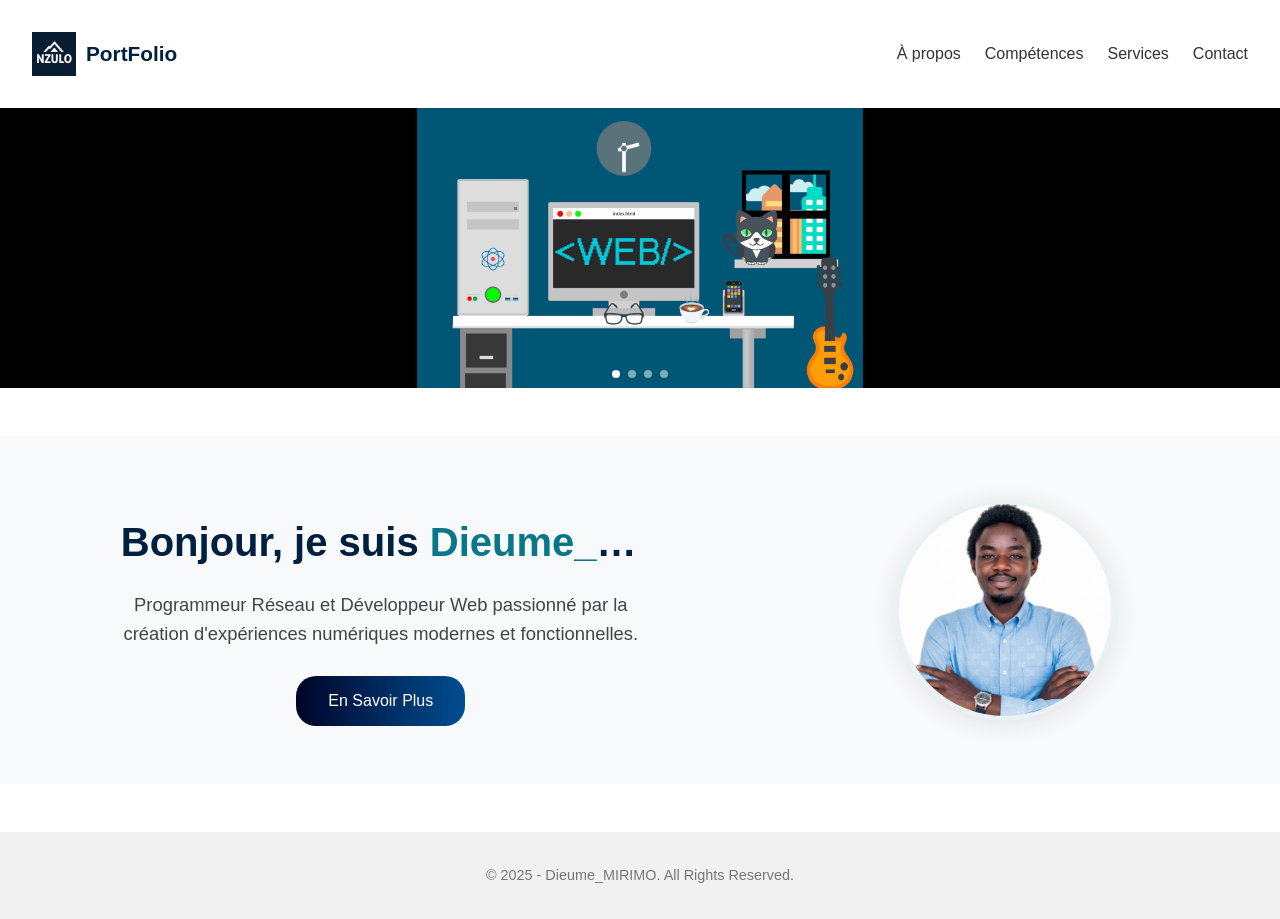
<file: index.html>
<!DOCTYPE html>
<html lang="fr">

<head>
    <meta charset="UTF-8" />
    <meta name="viewport" content="width=device-width, initial-scale=1.0, maximum-scale=5.0" />
    <meta http-equiv="X-UA-Compatible" content="IE=edge" />
    <meta name="description" content="Dieume MIRIMO - Programmeur Réseau et Développeur Web" />
    <meta name="author" content="Dieume MIRIMO" />
    <meta name="robots" content="index, follow" />
    <title>Dieume_MIRIMO</title>
    <link rel="stylesheet" href="style.css" />
    <link rel="icon" href="logo.png" type="image/png" sizes="32x32" />
    <link rel="shortcut icon" href="logo.png" type="image/png" />
    <link rel="apple-touch-icon" href="logo.png" />
    
    <!-- Préchargement des ressources critiques -->
    <link rel="preload" href="logo.png" as="image" />
    <link rel="preload" href="Dieume.jpg" as="image" />
</head>

<body>

    <!-- HEADER -->
    <header>
        <div class="logo">
            <img src="logo.png" alt="Logo" />
            <span>PortFolio</span>
        </div>
        <nav>
            <button id="hamburger" aria-label="Ouvrir le menu" style="display:none">
                <span style="font-size:2rem;line-height:1">&#9776;</span>
            </button>
            <ul id="nav-list">
                <!-- Les onglets seront générés dynamiquement par script.js -->
            </ul>
        </nav>
    </header>

    <!-- HERO SECTION -->
    <section class="hero">
        <div class="hero-center">
            <div class="image-content">
                <img src="Dieume.jpg" alt="Photo de Dieume" id="profile-photo" class="clickable-photo" />
            </div>
            <div class="text-content">
                <h1>Bonjour, je suis <span>Dieume_MIRIMO</span></h1>
                <p>Programmeur Réseau et Développeur Web passionné par la création d'expériences numériques modernes et
                    fonctionnelles.</p>
                <a href="#about" class="btn">En Savoir Plus</a>
            </div>
        </div>
    </section>

    <!-- ABOUT -->
    <section id="about" class="about">
        <h2>À propos de moi</h2>
        <p>
            Je suis un professionnel passionné spécialisé dans le domaine des technologies de l'information, avec une
            expertise approfondie en programmation réseau, maintenance réseau, cybersécurité et développement web. Fort
            d’une expérience significative dans ces domaines, je m’engage à fournir des solutions innovantes, sécurisées
            et performantes pour répondre aux besoins des entreprises et des organisations.<br>
            Je suis un professionnel passionné spécialisé dans le domaine des technologies de l'information, avec une
            expertise approfondie en programmation réseau, maintenance réseau, cybersécurité et développement web. Fort
            d’une expérience significative dans ces domaines, je m’engage à fournir des solutions innovantes, sécurisées
            et performantes pour répondre aux besoins des entreprises et des organisations.<br>
            Je prends en charge la surveillance, la gestion et la maintenance des réseaux informatiques. Mon objectif
            est d’assurer une disponibilité maximale des systèmes, de prévenir les pannes et d’intervenir rapidement en
            cas de dysfonctionnements. Cela comprend la mise à jour des équipements, la résolution des problèmes de
            connectivité, la sauvegarde des configurations et la gestion des incidents pour maintenir un environnement
            réseau stable et sécurisé.<br>
            La sécurité des systèmes d’information étant une priorité, je réalise des audits de sécurité, identifie les
            vulnérabilités et mets en place des mesures de protection adaptées. Je déploie des pare-feu, des systèmes de
            détection d’intrusions, et forme les utilisateurs à adopter des bonnes pratiques en matière de sécurité. Je
            surveille en permanence les réseaux pour détecter et répondre rapidement aux tentatives d’attaque ou aux
            incidents de sécurité, afin de protéger les données sensibles et préserver la confiance de mes clients.<br>
            En complément de mes compétences en réseau et sécurité, je développe également des sites web et des
            applications en utilisant les dernières technologies web. Que ce soit pour la création de sites vitrine, de
            plateformes e-commerce ou d’applications sur mesure, je veille à offrir des interfaces intuitives,
            performantes et sécurisées, optimisées pour une expérience utilisateur optimale.<br>
            Je crois fermement que la clé du succès réside dans une approche holistique, alliant performance, sécurité
            et innovation. Je m’efforce de rester constamment à la pointe des évolutions technologiques pour proposer à
            mes clients des solutions adaptées, évolutives et résilientes face aux défis actuels du numérique.<br>
            Que vous ayez besoin d’installer ou de maintenir votre infrastructure réseau, de renforcer la sécurité de
            vos systèmes ou de développer votre présence en ligne, je suis votre partenaire de confiance. Mon objectif
            est de vous accompagner dans la transformation digitale en vous offrant des services personnalisés,
            efficaces et durables.<br>
        </p>
    </section>

    <!-- SKILLS -->
    <section id="skills" class="skills">
        <h2>Compétences</h2>
        <ul>
            <li>Programmation Réseau</li>
            <li>Maintenance Réseau</li>
            <li>Cyber sécurité</li>
            <li>HTML / CSS / JavaScript</li>
        </ul>
    </section>

    <!-- SERVICES -->
    <section id="services" class="services" style="display:none">
        <h2>Services</h2>
        <ul>
            <li><span class="service-icon">&#9881;</span> Conception, développement et mise en œuvre de solutions
                logicielles pour l’infrastructure réseau.</li>
            <li><span class="service-icon">&#9881;</span> Développement d’applications et d’outils pour optimiser la
                gestion et la performance des réseaux.</li>
            <li><span class="service-icon">&#9881;</span> Intégration de systèmes et automatisation des processus liés
                aux réseaux informatiques.</li>
            <li><span class="service-icon">&#9881;</span> Évaluation et audit de la sécurité des systèmes d’information.
            </li>
            <li><span class="service-icon">&#9881;</span> Mise en place de mesures de protection pour prévenir, détecter
                et répondre aux menaces cybernétiques.</li>
            <li><span class="service-icon">&#9881;</span> Formation et sensibilisation des utilisateurs à la sécurité
                informatique.</li>
            <li><span class="service-icon">&#9881;</span> Surveillance continue et gestion des incidents de sécurité.
            </li>
            <li><span class="service-icon">&#9881;</span> Création de sites web modernes</li>
            <li><span class="service-icon">&#9881;</span> Développement d'applications web sur mesure</li>
            <li><span class="service-icon">&#9881;</span> Conseil et accompagnement digital</li>
        </ul>
    </section>

    <!-- CONTACT -->
    <section id="contact" class="contact" style="display:none">
        <h2>Contact</h2>
        <p>Vous pouvez me contacter par mail à <a id="link-email"
                href="mailto:barakamirimo@gmail.com">barakamirimo@gmail.com</a>
            ou
            via
            mes réseaux sociaux.</p>
        <div class="social-links">
            <a class="social-link" id="link-whatsapp" href="https://wa.me/243847988507" target="_blank" rel="noopener">
                <span class="icon">
                    <img src="whatsapp.png" alt="Whatsapp" class="icon" />
                </span>
                Whatsapp
            </a>
            <a class="social-link" id="link-instagram" href="https://instagram.com/barakamirimonzulo" target="_blank" rel="noopener">
                <span class="icon">
                    <img src="instagram.png" alt="Instagram" class="icon" />
                </span>
                Instagram
            </a>
        </div>
    </section>

    <!-- FOOTER -->
    <footer>
        <p>© 2025 - Dieume_MIRIMO. All Rights Reserved.</p>
    </footer>

    <!-- MODAL POUR LA PHOTO -->
    <div id="photo-modal" class="modal">
        <div class="modal-content">
            <span class="close">&times;</span>
            <img src="Dieume.jpg" alt="Photo de Dieume en grand" id="modal-photo" />
        </div>
    </div>

    <script src="script.js"></script>
</body>

</html>
</file>
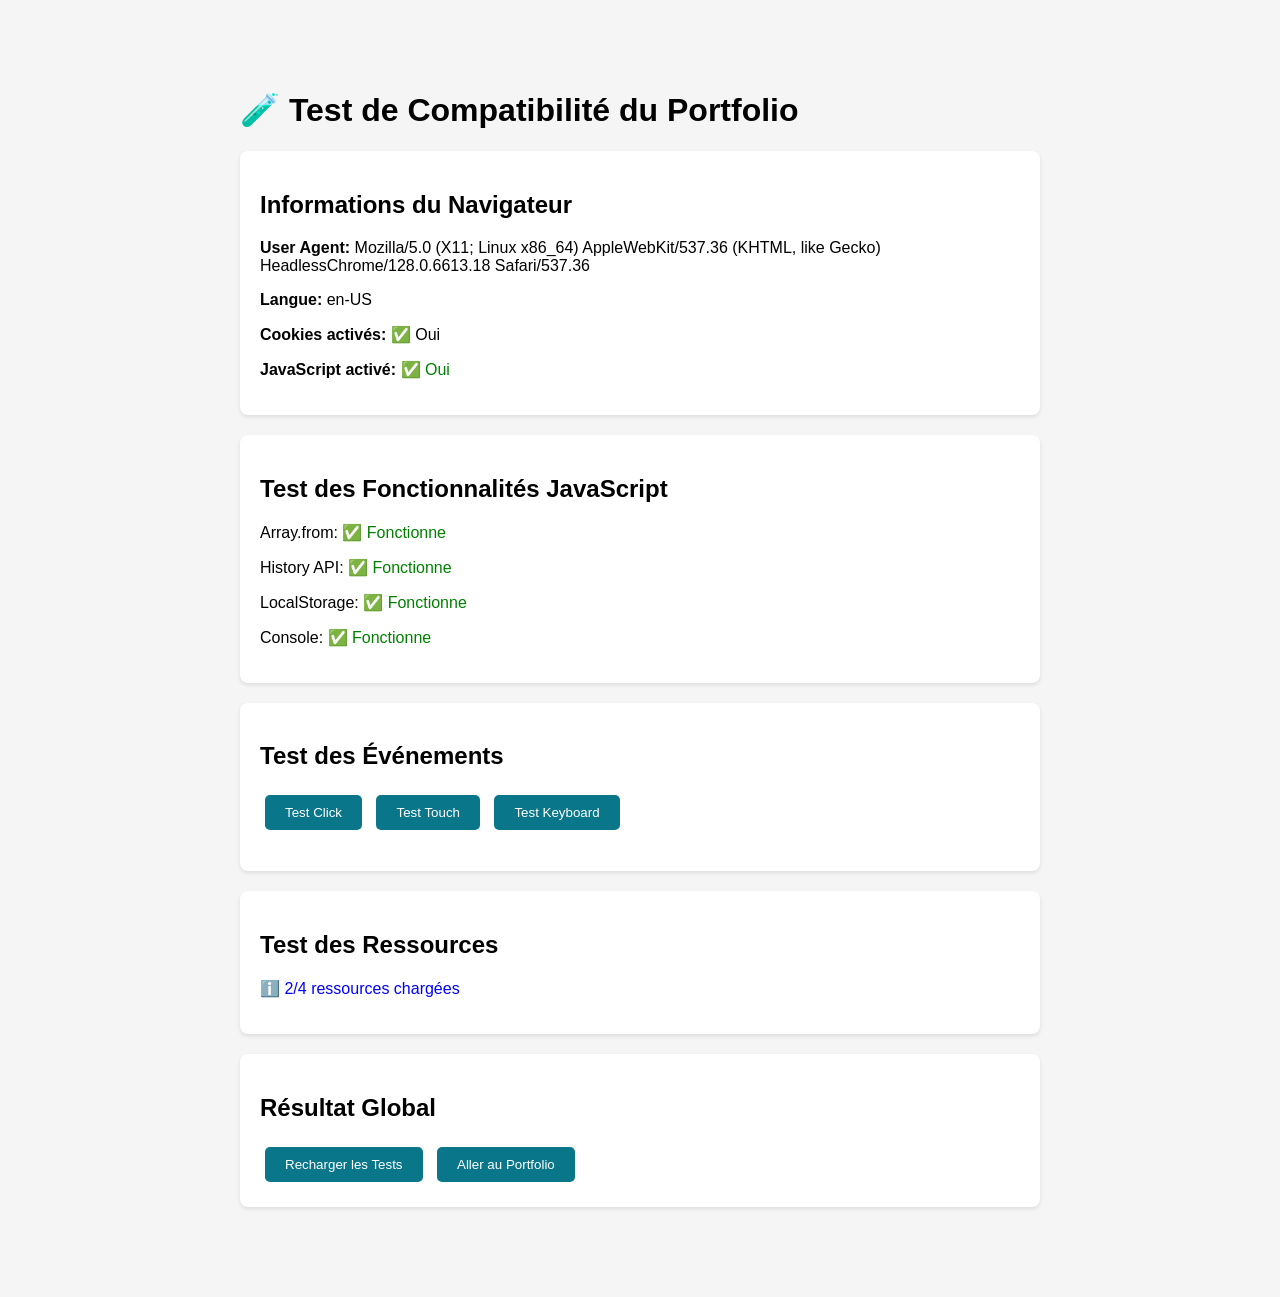
<file: test.html>
<!DOCTYPE html>
<html lang="fr">
<head>
    <meta charset="UTF-8">
    <meta name="viewport" content="width=device-width, initial-scale=1.0">
    <title>Test de Compatibilité - Portfolio</title>
    <style>
        body {
            font-family: Arial, sans-serif;
            max-width: 800px;
            margin: 50px auto;
            padding: 20px;
            background: #f5f5f5;
        }
        .test-section {
            background: white;
            padding: 20px;
            margin: 20px 0;
            border-radius: 8px;
            box-shadow: 0 2px 4px rgba(0,0,0,0.1);
        }
        .success { color: green; }
        .error { color: red; }
        .info { color: blue; }
        button {
            background: #0a7689;
            color: white;
            border: none;
            padding: 10px 20px;
            border-radius: 5px;
            cursor: pointer;
            margin: 5px;
        }
        button:hover {
            background: #004e92;
        }
    </style>
</head>
<body>
    <h1>🧪 Test de Compatibilité du Portfolio</h1>
    
    <div class="test-section">
        <h2>Informations du Navigateur</h2>
        <p><strong>User Agent:</strong> <span id="userAgent"></span></p>
        <p><strong>Langue:</strong> <span id="language"></span></p>
        <p><strong>Cookies activés:</strong> <span id="cookies"></span></p>
        <p><strong>JavaScript activé:</strong> <span class="success">✅ Oui</span></p>
    </div>

    <div class="test-section">
        <h2>Test des Fonctionnalités JavaScript</h2>
        <p id="testArray">Array.from: <span class="info">Test en cours...</span></p>
        <p id="testHistory">History API: <span class="info">Test en cours...</span></p>
        <p id="testLocalStorage">LocalStorage: <span class="info">Test en cours...</span></p>
        <p id="testConsole">Console: <span class="info">Test en cours...</span></p>
    </div>

    <div class="test-section">
        <h2>Test des Événements</h2>
        <button onclick="testClick()">Test Click</button>
        <button onclick="testTouch()">Test Touch</button>
        <button onclick="testKeyboard()">Test Keyboard</button>
        <p id="eventResult"></p>
    </div>

    <div class="test-section">
        <h2>Test des Ressources</h2>
        <p id="resourceTest"></p>
    </div>

    <div class="test-section">
        <h2>Résultat Global</h2>
        <p id="globalResult"></p>
        <button onclick="location.reload()">Recharger les Tests</button>
        <button onclick="window.location.href='index.html'">Aller au Portfolio</button>
    </div>

    <script>
        // Test des informations du navigateur
        document.getElementById('userAgent').textContent = navigator.userAgent;
        document.getElementById('language').textContent = navigator.language || navigator.userLanguage;
        document.getElementById('cookies').textContent = navigator.cookieEnabled ? '✅ Oui' : '❌ Non';

        // Test Array.from
        try {
            const testArray = Array.from('test');
            document.getElementById('testArray').innerHTML = 'Array.from: <span class="success">✅ Fonctionne</span>';
        } catch(e) {
            document.getElementById('testArray').innerHTML = 'Array.from: <span class="error">❌ Non supporté</span>';
        }

        // Test History API
        try {
            if (typeof history !== 'undefined' && history.pushState) {
                document.getElementById('testHistory').innerHTML = 'History API: <span class="success">✅ Fonctionne</span>';
            } else {
                document.getElementById('testHistory').innerHTML = 'History API: <span class="error">❌ Non supporté</span>';
            }
        } catch(e) {
            document.getElementById('testHistory').innerHTML = 'History API: <span class="error">❌ Erreur</span>';
        }

        // Test LocalStorage
        try {
            localStorage.setItem('test', 'ok');
            localStorage.removeItem('test');
            document.getElementById('testLocalStorage').innerHTML = 'LocalStorage: <span class="success">✅ Fonctionne</span>';
        } catch(e) {
            document.getElementById('testLocalStorage').innerHTML = 'LocalStorage: <span class="error">❌ Non supporté</span>';
        }

        // Test Console
        try {
            console.log('Test console');
            document.getElementById('testConsole').innerHTML = 'Console: <span class="success">✅ Fonctionne</span>';
        } catch(e) {
            document.getElementById('testConsole').innerHTML = 'Console: <span class="error">❌ Non disponible</span>';
        }

        // Test des événements
        function testClick() {
            document.getElementById('eventResult').innerHTML = '<span class="success">✅ Événement click fonctionne</span>';
        }

        function testTouch() {
            if ('ontouchstart' in window) {
                document.getElementById('eventResult').innerHTML = '<span class="success">✅ Événements tactiles supportés</span>';
            } else {
                document.getElementById('eventResult').innerHTML = '<span class="info">ℹ️ Événements tactiles non supportés (normal sur desktop)</span>';
            }
        }

        function testKeyboard() {
            document.getElementById('eventResult').innerHTML = '<span class="success">✅ Événement keyboard fonctionne</span>';
        }

        // Test des ressources
        const resources = ['logo.png', 'Dieume.jpg', 'style.css', 'script.js'];
        let loadedResources = 0;
        
        resources.forEach(resource => {
            const img = new Image();
            img.onload = function() {
                loadedResources++;
                updateResourceTest();
            };
            img.onerror = function() {
                updateResourceTest();
            };
            img.src = resource;
        });

        function updateResourceTest() {
            const result = document.getElementById('resourceTest');
            if (loadedResources === resources.length) {
                result.innerHTML = '<span class="success">✅ Toutes les ressources sont accessibles</span>';
            } else {
                result.innerHTML = `<span class="info">ℹ️ ${loadedResources}/${resources.length} ressources chargées</span>`;
            }
        }

        // Résultat global
        setTimeout(() => {
            const allTests = document.querySelectorAll('.success').length;
            const allElements = document.querySelectorAll('.success, .error').length;
            const percentage = Math.round((allTests / allElements) * 100);
            
            let resultText = '';
            if (percentage >= 90) {
                resultText = `<span class="success">✅ Excellent (${percentage}%) - Le site devrait fonctionner parfaitement</span>`;
            } else if (percentage >= 70) {
                resultText = `<span class="info">ℹ️ Bon (${percentage}%) - Le site devrait fonctionner avec quelques limitations</span>`;
            } else {
                resultText = `<span class="error">❌ Faible (${percentage}%) - Il peut y avoir des problèmes de compatibilité</span>`;
            }
            
            document.getElementById('globalResult').innerHTML = resultText;
        }, 2000);

        // Écouter les événements clavier
        document.addEventListener('keydown', function(e) {
            if (e.key === 'Escape') {
                document.getElementById('eventResult').innerHTML = '<span class="success">✅ Touche Échap détectée</span>';
            }
        });
    </script>
</body>
</html>
</file>
<file: style.css>
/* -------------------- RESET -------------------- */
* {
    margin: 0;
    padding: 0;
    box-sizing: border-box;
}

html,
body {
    height: auto;
    min-height: unset;
}

body {
    min-height: unset;
    display: block;
    flex-direction: unset;
    font-family: 'Century Gothic', CenturyGothic, AppleGothic, sans-serif;
    background-color: #fff;
    color: #333;
    line-height: 1.6;
}

img {
    max-width: 100%;
    height: auto;
}

a {
    text-decoration: none;
    color: inherit;
}

/* -------------------- HEADER -------------------- */
header {
    display: flex;
    justify-content: space-between;
    align-items: center;
    padding: 2rem 2rem;
    /* augmenté pour plus de hauteur */
    background: #ffffff;
    box-shadow: 0 2px 8px rgba(0, 0, 0, 0.05);
    position: sticky;
    top: 0;
    z-index: 1000;
    min-height: 80px;
    transition: padding 0.3s, min-height 0.3s;
}

/* -------------------- CAROUSEL -------------------- */
.carousel {
    width: 100%;
    height: 280px;
    overflow: hidden;
    position: relative;
    background: #000;
}

.carousel-track {
    display: flex;
    width: 100%;
    height: 100%;
    transition: transform 1.2s ease;
}

.carousel-slide {
    min-width: 100%;
    height: 100%;
    position: relative;
}

.carousel-slide img {
    width: 100%;
    height: 100%;
    object-fit: cover;
    display: block;
    pointer-events: none;
}

.carousel-indicators {
    position: absolute;
    bottom: 10px;
    left: 50%;
    transform: translateX(-50%);
    display: flex;
    gap: 8px;
    z-index: 2;
}

.carousel-indicators .dot {
    width: 8px;
    height: 8px;
    border-radius: 50%;
    background: rgba(255, 255, 255, 0.5);
}

.carousel-indicators .dot.active {
    background: #fff;
}

@media (max-width: 700px) {
    .carousel {
        height: 160px;
    }
}

/* Desktop: afficher l'image entière dans le cadre */
@media (min-width: 901px) {
    .carousel-slide img {
        object-fit: contain;
        background-color: #000;
    }
}

/* Tablette: conserver plus de hauteur et éviter le crop agressif */
@media (min-width: 701px) and (max-width: 900px) {
    .carousel {
        height: 220px;
    }
    .carousel-slide img {
        object-fit: contain;
        background-color: #000;
    }
}

/* Mobile: afficher l'image entière et garder l'animation visible */
@media (max-width: 700px) {
    .carousel-slide img {
        object-fit: contain;
        background-color: #000;
    }
}

/* Carousel arrows */
.carousel-arrow {
    position: absolute;
    top: 50%;
    transform: translateY(-50%);
    background: rgba(255, 255, 255, 0.7);
    border: none;
    color: #000;
    width: 36px;
    height: 36px;
    border-radius: 50%;
    display: flex;
    align-items: center;
    justify-content: center;
    cursor: pointer;
    font-size: 20px;
    line-height: 1;
    box-shadow: 0 2px 8px rgba(0, 0, 0, 0.2);
    z-index: 101;
    pointer-events: auto;
}

.carousel-arrow:hover {
    background: rgba(255, 255, 255, 0.9);
}

.carousel-arrow.prev {
    left: 10px;
}

.carousel-arrow.next {
    right: 10px;
}

/* Masquer les deux boutons ronds de navigation du carrousel (sans rien changer d'autre) */
.carousel-arrow {
    display: none;
}

/* Large zones cliquables autour des flèches */
.carousel-hit {
    position: absolute;
    top: 0;
    width: 30%;
    height: 100%;
    cursor: pointer;
    z-index: 100;
}

.carousel-hit.prev {
    left: 0;
}

.carousel-hit.next {
    right: 0;
}

/* Contrôles plus compacts sur mobile */
@media (max-width: 700px) {
    .carousel-arrow {
        width: 30px;
        height: 30px;
        font-size: 16px;
    }
    .carousel-hit {
        width: 35%;
    }
    .carousel-indicators .dot {
        width: 7px;
        height: 7px;
    }
}

.logo {
    display: flex;
    align-items: center;
    gap: 10px;
}

.logo img {
    width: 44px;
    height: 44px;
    object-fit: contain;
}

@media (max-width: 900px) {
    .logo img {
        width: 36px;
        height: 36px;
    }
}

@media (max-width: 500px) {
    .logo img {
        width: 30px;
        height: 30px;
    }
}

.logo span {
    font-weight: bold;
    font-size: 1.3rem;
    color: #00203f;
}

nav ul {
    display: flex;
    gap: 1.5rem;
    list-style: none;
}

nav a {
    font-weight: 500;
    transition: color 0.3s ease;
}

nav a:hover {
    color: #00798c;
}

/* Animation d'underline pour les onglets de navigation */
nav a {
    position: relative;
}

nav a::after {
    content: '';
    position: absolute;
    left: 0;
    bottom: -6px;
    width: 100%;
    height: 2px;
    background: #0a7689;
    transform: scaleX(0);
    transform-origin: left;
    transition: transform 0.25s ease;
}

nav a:hover::after,
nav a:focus::after,
nav a.active::after {
    transform: scaleX(1);
}

/* -------------------- HERO -------------------- */
.hero {
    display: flex;
    flex-wrap: wrap;
    align-items: center;
    justify-content: space-between;
    padding: 4rem 2rem;
    background: #f8f9fa;
}

.text-content {
    flex: 1;
    max-width: 600px;
}

.text-content h1 {
    font-size: 2.8rem;
    margin-bottom: 1rem;
}

.text-content h1 span {
    color: #0a7689;
}

.text-content p {
    font-size: 1.1rem;
    margin-bottom: 1rem;
}

.btn {
    display: inline-block;
    padding: 0.75rem 2rem;
    background: linear-gradient(to right, #000428, #004e92);
    color: #fff;
    border-radius: 20px;
    transition: background 0.3s ease;
    margin-top: 1rem;
}

.btn:hover {
    background: linear-gradient(to right, #004e92, #000428);
}

.image-content {
    flex: 1;
    text-align: center;
    padding: 1rem;
}

/* -------------------- SECTIONS -------------------- */
section {
    padding: 4rem 2rem;
}

section h2 {
    text-align: center;
    font-size: 2rem;
    margin-bottom: 2rem;
    color: #00203f;
}

/* Annulation du plein écran sur chaque section */
section.hero,
section.about,
section.skills,
section.services,
section.contact {
    min-height: unset;
    display: block;
    flex-direction: unset;
    justify-content: unset;
    margin: 3rem auto;
    padding-top: unset;
    padding-bottom: unset;
}

.about,
.skills,
.services,
.contact {
    margin-top: 3rem;
    margin-bottom: 3rem;
}

footer {
    margin-top: 3rem;
}

/* ABOUT */
.about p {
    max-width: 800px;
    margin: 0 auto;
    font-size: 1.1rem;
    text-align: center;
    color: #444;
}

/* SKILLS */
.skills ul {
    display: flex;
    flex-wrap: wrap;
    justify-content: center;
    gap: 1rem;
    list-style: none;
    font-weight: 500;
}

.skills li {
    background: #e8f1f3;
    color: #0a7689;
    padding: 0.6rem 1.2rem;
    border-radius: 25px;
}

/* PROJECTS */
.projects .project-list {
    display: flex;
    flex-wrap: wrap;
    gap: 2rem;
    justify-content: center;
    margin-top: 2rem;
}

.project {
    background: #f3f7f9;
    border-radius: 10px;
    padding: 1rem;
    max-width: 320px;
    box-shadow: 0 2px 8px rgba(0, 0, 0, 0.06);
    transition: transform 0.2s ease;
}

.project:hover {
    transform: translateY(-5px);
}

.project h3 {
    margin-top: 1rem;
    font-size: 1.2rem;
    color: #004e92;
}

.project p {
    margin: 0.5rem 0 1rem;
    font-size: 0.95rem;
    color: #555;
}

.project a {
    color: #00798c;
    font-weight: bold;
}

/* CONTACT */
.contact p {
    text-align: center;
    margin-bottom: 1rem;
}

.contact a {
    color: #00798c;
}

/* CONTACT SOCIAL ICONS */
.social-links {
    display: flex;
    justify-content: center;
    gap: 2.2rem;
    margin-top: 1.5rem;
    flex-wrap: wrap;
}

.social-link {
    display: flex;
    flex-direction: column;
    align-items: center;
    text-decoration: none;
    color: #0a7689;
    font-weight: bold;
    font-size: 1.08rem;
    transition: color 0.2s;
    min-width: 70px;
}

.social-link:hover {
    color: #004e92;
}

.social-link .icon {
    width: 48px;
    height: 48px;
    margin-bottom: 0.5rem;
    display: flex;
    align-items: center;
    justify-content: center;
    border-radius: 50%;
    background: linear-gradient(135deg, #e8f1f3 60%, #f8f9fa 100%);
    box-shadow: 0 2px 8px rgba(0, 32, 63, 0.08);
    font-size: 1.7rem;
    overflow: hidden;
}

.social-link .icon img {
    width: 60%;
    height: 60%;
    object-fit: contain;
    display: block;
}

/* -------------------- FOOTER -------------------- */
footer {
    text-align: center;
    padding: 2rem 1rem;
    background-color: #f1f1f1;
    color: #777;
    font-size: 0.9rem;
    margin-top: 3rem;
}

/* HAMBURGER MENU */
#hamburger {
    background: none;
    border: none;
    cursor: pointer;
    display: none;
    margin-right: 1rem;
}

/* -------------------- RESPONSIVE -------------------- */
@media (max-width: 900px) {
    .hero {
        flex-direction: column;
        text-align: center;
    }

    .text-content,
    .image-content {
        flex: 1 1 100%;
    }

    .skills ul {
        flex-direction: column;
        align-items: center;
    }

    .footer-cols {
        flex-direction: column;
        gap: 2rem;
        text-align: center;
    }

    #hamburger {
        display: block;
    }

    nav ul {
        display: none;
        flex-direction: column;
        position: absolute;
        top: 70px;
        right: 2rem;
        background: rgba(255, 255, 255, 0.95);
        /* semi-transparent */
        box-shadow: 0 2px 8px rgba(0, 0, 0, 0.1);
        border-radius: 10px;
        padding: 1rem 2rem;
        z-index: 2000;
        min-width: 180px;
        gap: 1.2rem;
        /* backdrop-filter: blur(4px); - désactivé pour compatibilité Firefox/Safari */
    }

    nav ul.open {
        display: flex;
    }

    nav {
        position: relative;
    }

    nav ul.open li a.active {
        opacity: 0.5;
        pointer-events: none;
    }

    header {
        padding: 1.5rem 1rem;
        min-height: 70px;
    }
}

@media (max-width: 500px) {
    .text-content h1 {
        font-size: 2rem;
    }

    nav ul {
        flex-direction: column;
        gap: 0.8rem;
    }

    nav {
        text-align: center;
    }

    header {
        padding: 1rem 0.5rem;
        min-height: 60px;
    }
}

/* SERVICES DESIGN */
.services {
    background: linear-gradient(120deg, #f8f9fa 60%, #e8f1f3 100%);
    padding: 4rem 2rem;
    border-radius: 18px;
    box-shadow: 0 4px 24px rgba(0, 32, 63, 0.07);
    margin: 3rem auto;
    max-width: 900px;
}

.services h2 {
    color: #0a7689;
    font-size: 2.2rem;
    margin-bottom: 2.5rem;
    letter-spacing: 1px;
}

.services ul {
    display: flex;
    flex-wrap: wrap;
    gap: 2rem;
    justify-content: center;
    list-style: none;
    padding: 0;
}

.services li {
    background: #fff;
    border-radius: 16px;
    box-shadow: 0 2px 12px rgba(0, 32, 63, 0.08);
    padding: 2.2rem 2rem 1.5rem 2rem;
    min-width: 220px;
    max-width: 270px;
    text-align: center;
    color: #00203f;
    font-size: 1.08rem;
    position: relative;
    transition: transform 0.2s, box-shadow 0.2s;
    border-bottom: 4px solid #0a7689;
}

.services li:hover {
    transform: translateY(-8px) scale(1.04);
    box-shadow: 0 8px 32px rgba(0, 32, 63, 0.13);
    border-bottom: 4px solid #004e92;
}

.services li::before {
    content: '';
    display: block;
    margin: 0 auto 1rem auto;
    width: 48px;
    height: 48px;
    background-repeat: no-repeat;
    background-position: center;
    background-size: 60%;
}

.services li:nth-child(1)::before {
    background-image: url('data:image/svg+xml;utf8,<svg fill="%2300aaff" xmlns="http://www.w3.org/2000/svg" viewBox="0 0 24 24"><path d="M4 4h16v2H4zm0 4h16v2H4zm0 4h10v2H4zm0 4h10v2H4z"/></svg>');
}

.services li:nth-child(2)::before {
    background-image: url('data:image/svg+xml;utf8,<svg fill="%23007a8c" xmlns="http://www.w3.org/2000/svg" viewBox="0 0 24 24"><path d="M12 2a10 10 0 1 0 0 20 10 10 0 0 0 0-20zm1 17.93V20h-2v-.07A8.001 8.001 0 0 1 4.07 13H4v-2h.07A8.001 8.001 0 0 1 11 4.07V4h2v.07A8.001 8.001 0 0 1 19.93 11H20v2h-.07A8.001 8.001 0 0 1 13 19.93z"/></svg>');
}

.services li:nth-child(3)::before {
    background-image: url('data:image/svg+xml;utf8,<svg fill="%23002b5c" xmlns="http://www.w3.org/2000/svg" viewBox="0 0 24 24"><path d="M12 4.354a8 8 0 1 0 0 15.292 8 8 0 0 0 0-15.292zm0 14.292A6.293 6.293 0 1 1 12 5.354a6.293 6.293 0 0 1 0 12.585z"/></svg>');
}

.services li:nth-child(4)::before {
    background-image: url('data:image/svg+xml;utf8,<svg fill="%2300aaff" xmlns="http://www.w3.org/2000/svg" viewBox="0 0 24 24"><path d="M12 2C6.48 2 2 6.48 2 12s4.48 10 10 10 10-4.48 10-10S17.52 2 12 2zm1 17.93V20h-2v-.07A8.001 8.001 0 0 1 4.07 13H4v-2h.07A8.001 8.001 0 0 1 11 4.07V4h2v.07A8.001 8.001 0 0 1 19.93 11H20v2h-.07A8.001 8.001 0 0 1 13 19.93z"/></svg>');
}

@media (max-width: 900px) {
    .services ul {
        flex-direction: column;
        gap: 1.5rem;
        align-items: center;
    }

    .services {
        padding: 2.5rem 0.5rem;
    }
}

/* ABOUT DESIGN */
.about {
    background: linear-gradient(120deg, #f8f9fa 60%, #e8f1f3 100%);
    padding: 4rem 2rem;
    border-radius: 18px;
    box-shadow: 0 4px 24px rgba(0, 32, 63, 0.07);
    margin: 3rem auto;
    max-width: 900px;
}

.about h2 {
    color: #0a7689;
    font-size: 2.2rem;
    margin-bottom: 2.5rem;
    letter-spacing: 1px;
}

.about p {
    background: #fff;
    border-radius: 16px;
    box-shadow: 0 2px 12px rgba(0, 32, 63, 0.08);
    padding: 2rem 2rem 1.5rem 2rem;
    color: #00203f;
    font-size: 1.08rem;
    text-align: center;
    margin: 0 auto;
    max-width: 700px;
}

/* SKILLS DESIGN */
.skills {
    background: linear-gradient(120deg, #f8f9fa 60%, #e8f1f3 100%);
    padding: 4rem 2rem;
    border-radius: 18px;
    box-shadow: 0 4px 24px rgba(0, 32, 63, 0.07);
    margin: 3rem auto;
    max-width: 900px;
}

.skills h2 {
    color: #0a7689;
    font-size: 2.2rem;
    margin-bottom: 2.5rem;
    letter-spacing: 1px;
}

.skills ul {
    display: flex;
    flex-wrap: wrap;
    gap: 2rem;
    justify-content: center;
    list-style: none;
    padding: 0;
}

.skills li {
    background: #fff;
    border-radius: 16px;
    box-shadow: 0 2px 12px rgba(0, 32, 63, 0.08);
    padding: 2.2rem 2rem 1.5rem 2rem;
    min-width: 180px;
    max-width: 240px;
    text-align: center;
    color: #00203f;
    font-size: 1.08rem;
    position: relative;
    transition: transform 0.2s, box-shadow 0.2s;
    border-bottom: 4px solid #0a7689;
    font-weight: 500;
}

.skills li:hover {
    transform: translateY(-8px) scale(1.04);
    box-shadow: 0 8px 32px rgba(0, 32, 63, 0.13);
    border-bottom: 4px solid #004e92;
}

@media (max-width: 900px) {

    .about,
    .skills,
    .services {
        padding: 2.5rem 0.5rem;
    }

    .skills ul,
    .services ul {
        flex-direction: column;
        gap: 1.5rem;
        align-items: center;
    }
}

/* ABOUT DESIGN AMÉLIORÉ */
.about {
    background: linear-gradient(120deg, #f8f9fa 60%, #e8f1f3 100%);
    padding: 4rem 2rem;
    border-radius: 18px;
    box-shadow: 0 4px 24px rgba(0, 32, 63, 0.07);
    margin: 3rem auto;
    max-width: 900px;
}

.about h2 {
    color: #0a7689;
    font-size: 2.2rem;
    margin-bottom: 2.5rem;
    letter-spacing: 1px;
    text-align: center;
}

.about p {
    background: #fff;
    border-radius: 16px;
    box-shadow: 0 2px 12px rgba(0, 32, 63, 0.08);
    padding: 2.2rem 2rem 1.5rem 2rem;
    color: #00203f;
    font-size: 1.08rem;
    text-align: justify;
    margin: 0 auto;
    max-width: 800px;
    line-height: 1.7;
}

@media (max-width: 900px) {
    .about {
        padding: 2.5rem 0.5rem;
    }

    .about p {
        padding: 1.2rem 0.7rem 1rem 0.7rem;
        font-size: 1rem;
    }
}

.hero-center {
    display: flex;
    flex-direction: row;
    align-items: center;
    justify-content: center;
    gap: 2rem;
    text-align: center;
    padding: 3rem 0 2rem 0;
}

/* Répartition 60% texte / 40% image sur desktop */
.hero-center .text-content {
    flex: 0 1 60%;
    max-width: 520px;
    margin-left: auto;
    margin-right: auto;
}

.hero-center .image-content {
    flex: 0 1 40%;
    max-width: 40%;
    text-align: center;
}

.hero-center .image-content {
    margin-bottom: 0.5rem;
    order: 2;
}

.hero-center .image-content img {
    width: 220px;
    height: 220px;
    border-radius: 50%;
    object-fit: cover;
    box-shadow: 0 4px 24px rgba(0, 32, 63, 0.10);
    border: 4px solid #e8f1f3;
    cursor: pointer;
    transition: transform 0.3s ease, box-shadow 0.3s ease;
}

.clickable-photo:hover {
    transform: scale(1.05);
    box-shadow: 0 6px 30px rgba(0, 32, 63, 0.15);
}

.hero-center .text-content h1 {
    font-size: 2.5rem;
    color: #00203f;
    margin-bottom: 1rem;
    white-space: nowrap;
    overflow: hidden;
    text-overflow: ellipsis;
}

.hero-center .text-content h1 span {
    color: #0a7689;
}

.hero-center .text-content p {
    font-size: 1.15rem;
    color: #444;
    margin-bottom: 1.2rem;
    overflow: hidden;
    display: -webkit-box;
    -webkit-line-clamp: 3;
    -webkit-box-orient: vertical;
}

.hero-center .btn {
    margin-top: 0.5rem;
}

@media (max-width: 700px) {
    .hero-center {
        flex-direction: column;
        align-items: center;
        justify-content: center;
        text-align: center;
    }

    .hero-center .image-content {
        order: 0;
    }

    /* Sur mobile: 100% largeur pour texte et image */
    .hero-center .text-content,
    .hero-center .image-content {
        flex: 1 1 100%;
        max-width: 100%;
        text-align: center;
    }

    .hero-center .image-content img {
        width: 150px;
        height: 150px;
    }

    .hero-center .text-content h1 {
        font-size: 1.5rem;
    }

    .hero-center {
        gap: 1.2rem;
        padding: 1.5rem 0 1rem 0;
    }
}

/* Suppression des animations d'apparition */
.hero,
.about,
.skills,
.services,
.contact,
h1,
h2,
h3,
p,
img,
.btn,
.social-link {
    opacity: 1 !important;
    transform: none !important;
    animation: none !important;
    transition: none !important;
}

.hero.visible,
.about.visible,
.skills.visible,
.services.visible,
.contact.visible,
h1.visible,
h2.visible,
h3.visible,
p.visible,
img.visible,
.btn.visible,
.social-link.visible {
    opacity: 1 !important;
    transform: none !important;
    animation: none !important;
    transition: none !important;
}

.service-icon {
    display: block;
    font-size: 1.5rem;
    color: #0a7689;
    margin-bottom: 0.4rem;
    text-align: center;
}

.services li {
    position: relative;
    padding-top: 0.5rem;
}

@keyframes fadeSlideIn {
    from {
        opacity: 0;
        transform: translateY(40px);
    }

    to {
        opacity: 1;
        transform: translateY(0);
    }
}

/* Animation horizontale inspirée du carrousel (entrée depuis la droite) */
@keyframes sentenceSlideIn {
    from {
        opacity: 0;
        transform: translateX(80px);
    }

    to {
        opacity: 1;
        transform: translateX(0);
    }
}

/* Les phrases animées doivent être des inline-block pour permettre le translateX */
#about p .sentence {
    display: inline-block;
    will-change: transform, opacity;
}

.hero,
.about,
.skills,
.services,
.contact {
    opacity: 0;
    animation: fadeSlideIn 4.5s cubic-bezier(.4, 1.4, .6, 1) forwards;
}

.hero.active,
.about.active,
.skills.active,
.services.active,
.contact.active {
    opacity: 1;
    animation: fadeSlideIn 4.5s cubic-bezier(.4, 1.4, .6, 1) forwards;
}

/* Pour les contenus internes (titres, paragraphes, listes, etc.) */
.hero .text-content,
.about p,
.skills ul,
.services ul,
.contact .social-links {
    opacity: 0;
    animation: fadeSlideIn 4.5s cubic-bezier(.4, 1.4, .6, 1) forwards;
    animation-delay: 0.3s;
}

.hero.active .text-content,
.about.active p,
.skills.active ul,
.services.active ul,
.contact.active .social-links {
    opacity: 1;
    animation: fadeSlideIn 4.5s cubic-bezier(.4, 1.4, .6, 1) forwards;
    animation-delay: 0.3s;
}

/* Animation fadeSlideIn pour tous les contenus principaux dans la section active */
.hero.active h1,
.hero.active h2,
.hero.active h3,
.hero.active p,
.hero.active ul,
.hero.active li,
.hero.active img,
.hero.active .btn,
.hero.active .social-link,
.about.active h1,
.about.active h2,
.about.active h3,
.about.active p,
.about.active ul,
.about.active li,
.about.active img,
.about.active .btn,
.about.active .social-link,
.skills.active h1,
.skills.active h2,
.skills.active h3,
.skills.active p,
.skills.active ul,
.skills.active li,
.skills.active img,
.skills.active .btn,
.skills.active .social-link,
.services.active h1,
.services.active h2,
.services.active h3,
.services.active p,
.services.active ul,
.services.active li,
.services.active img,
.services.active .btn,
.services.active .social-link,
.contact.active h1,
.contact.active h2,
.contact.active h3,
.contact.active p,
.contact.active ul,
.contact.active li,
.contact.active img,
.contact.active .btn,
.contact.active .social-link {
    opacity: 0;
    animation: fadeSlideIn 4.5s cubic-bezier(.4, 1.4, .6, 1) forwards;
    animation-delay: 0.3s;
}

.hero.active h1,
.about.active h2,
.skills.active h2,
.services.active h2,
.contact.active h2 {
    animation-delay: 0.1s;
}

.hero.active .btn {
    animation-delay: 1.2s;
}

/* Animation de clic sur tous les boutons et liens interactifs */
.btn:active,
nav a:active,
.social-link:active,
button:active,
a:active {
    transform: scale(0.94);
    box-shadow: 0 2px 8px rgba(0, 32, 63, 0.10) inset;
    filter: brightness(0.95);
    transition: transform 0.08s, filter 0.08s;
}

/* Animations des contenus internes pour À propos, Compétences et Services */
.about p {
    opacity: 0;
    transform: translateY(40px);
}

.about.active p {
    animation: fadeSlideIn 4.5s cubic-bezier(.4, 1.4, .6, 1) forwards;
    animation-delay: 0.3s;
}

/* Stagger pour Compétences */
.skills ul li {
    opacity: 0;
    transform: translateY(40px);
}

.skills.active ul li {
    animation: fadeSlideIn 1.6s ease forwards !important;
}

.skills.active ul li:nth-child(1) {
    animation-delay: 0.30s !important;
}

.skills.active ul li:nth-child(2) {
    animation-delay: 0.60s !important;
}

.skills.active ul li:nth-child(3) {
    animation-delay: 0.90s !important;
}

.skills.active ul li:nth-child(4) {
    animation-delay: 1.20s !important;
}

.skills.active ul li:nth-child(5) {
    animation-delay: 1.50s !important;
}

.skills.active ul li:nth-child(6) {
    animation-delay: 1.80s !important;
}

.skills.active ul li:nth-child(7) {
    animation-delay: 2.10s !important;
}

.skills.active ul li:nth-child(8) {
    animation-delay: 2.40s !important;
}

/* Stagger pour Services */
.services ul li {
    opacity: 0;
    transform: translateY(40px);
}

.services.active ul li {
    animation: fadeSlideIn 1.1s ease forwards;
}

.services.active ul li:nth-child(1) {
    animation-delay: 0.15s;
}

.services.active ul li:nth-child(2) {
    animation-delay: 0.35s;
}

.services.active ul li:nth-child(3) {
    animation-delay: 0.55s;
}

.services.active ul li:nth-child(4) {
    animation-delay: 0.75s;
}

.services.active ul li:nth-child(5) {
    animation-delay: 0.95s;
}

.services.active ul li:nth-child(6) {
    animation-delay: 1.15s;
}

.services.active ul li:nth-child(7) {
    animation-delay: 1.35s;
}

.services.active ul li:nth-child(8) {
    animation-delay: 1.55s;
}

.services.active ul li:nth-child(9) {
    animation-delay: 1.75s;
}

.services.active ul li:nth-child(10) {
    animation-delay: 1.95s;
}

/* Icône des services en douceur aussi */
.services.active ul li .service-icon {
    animation: fadeSlideIn 1s ease forwards;
    animation-delay: 0.05s;
}

/* -------------------- MODAL PHOTO -------------------- */
.modal {
    display: none;
    position: fixed;
    z-index: 10000;
    left: 0;
    top: 0;
    width: 100%;
    height: 100%;
    background-color: rgba(0, 0, 0, 0.95);
    /* backdrop-filter: blur(5px); - désactivé pour compatibilité Firefox/Safari */
    animation: fadeIn 0.3s ease;
}

.modal.show {
    display: block !important;
}

.modal-content {
    position: relative;
    margin: auto;
    padding: 20px;
    width: 90%;
    height: 90%;
    display: flex;
    flex-direction: column;
    align-items: center;
    justify-content: center;
    animation: slideIn 0.3s ease;
}

.modal-content img {
    max-width: 100%;
    max-height: 80%;
    border-radius: 15px;
    box-shadow: 0 10px 40px rgba(0, 0, 0, 0.5);
    transition: transform 0.3s ease;
    cursor: grab;
}

.modal-content img:active {
    cursor: grabbing;
}

.close {
    position: absolute;
    top: 20px;
    right: 35px;
    color: #fff;
    font-size: 40px;
    font-weight: bold;
    cursor: pointer;
    z-index: 10001;
    transition: color 0.3s ease;
    background: rgba(0, 0, 0, 0.5);
    width: 50px;
    height: 50px;
    border-radius: 50%;
    display: flex;
    align-items: center;
    justify-content: center;
}

.close:hover {
    color: #ff6b6b;
    background: rgba(255, 107, 107, 0.2);
}


@keyframes fadeIn {
    from { opacity: 0; }
    to { opacity: 1; }
}

@keyframes slideIn {
    from { 
        opacity: 0;
        transform: scale(0.8) translateY(-50px);
    }
    to { 
        opacity: 1;
        transform: scale(1) translateY(0);
    }
}

/* Responsive pour le modal */
@media (max-width: 768px) {
    .modal-content {
        width: 95%;
        height: 95%;
        padding: 10px;
    }
    
    .close {
        top: 10px;
        right: 20px;
        font-size: 30px;
        width: 40px;
        height: 40px;
    }
}
</file>
